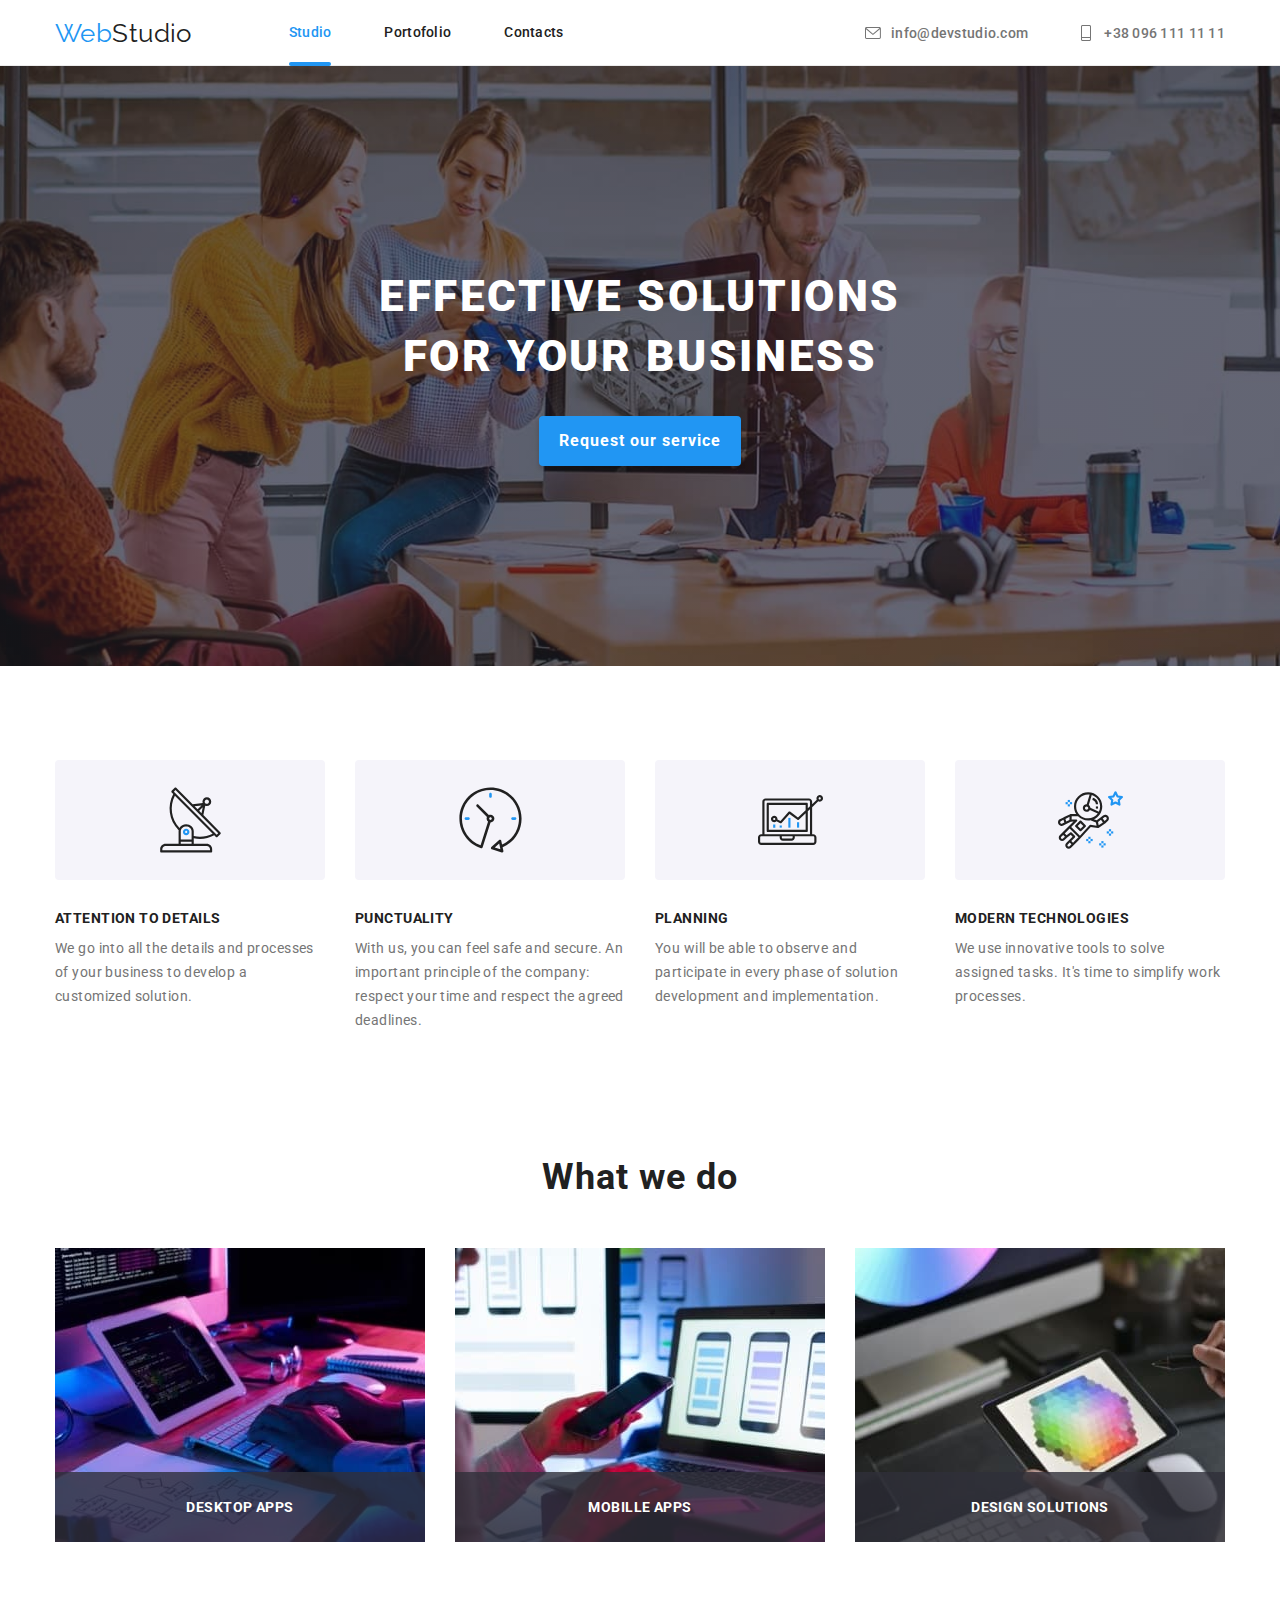
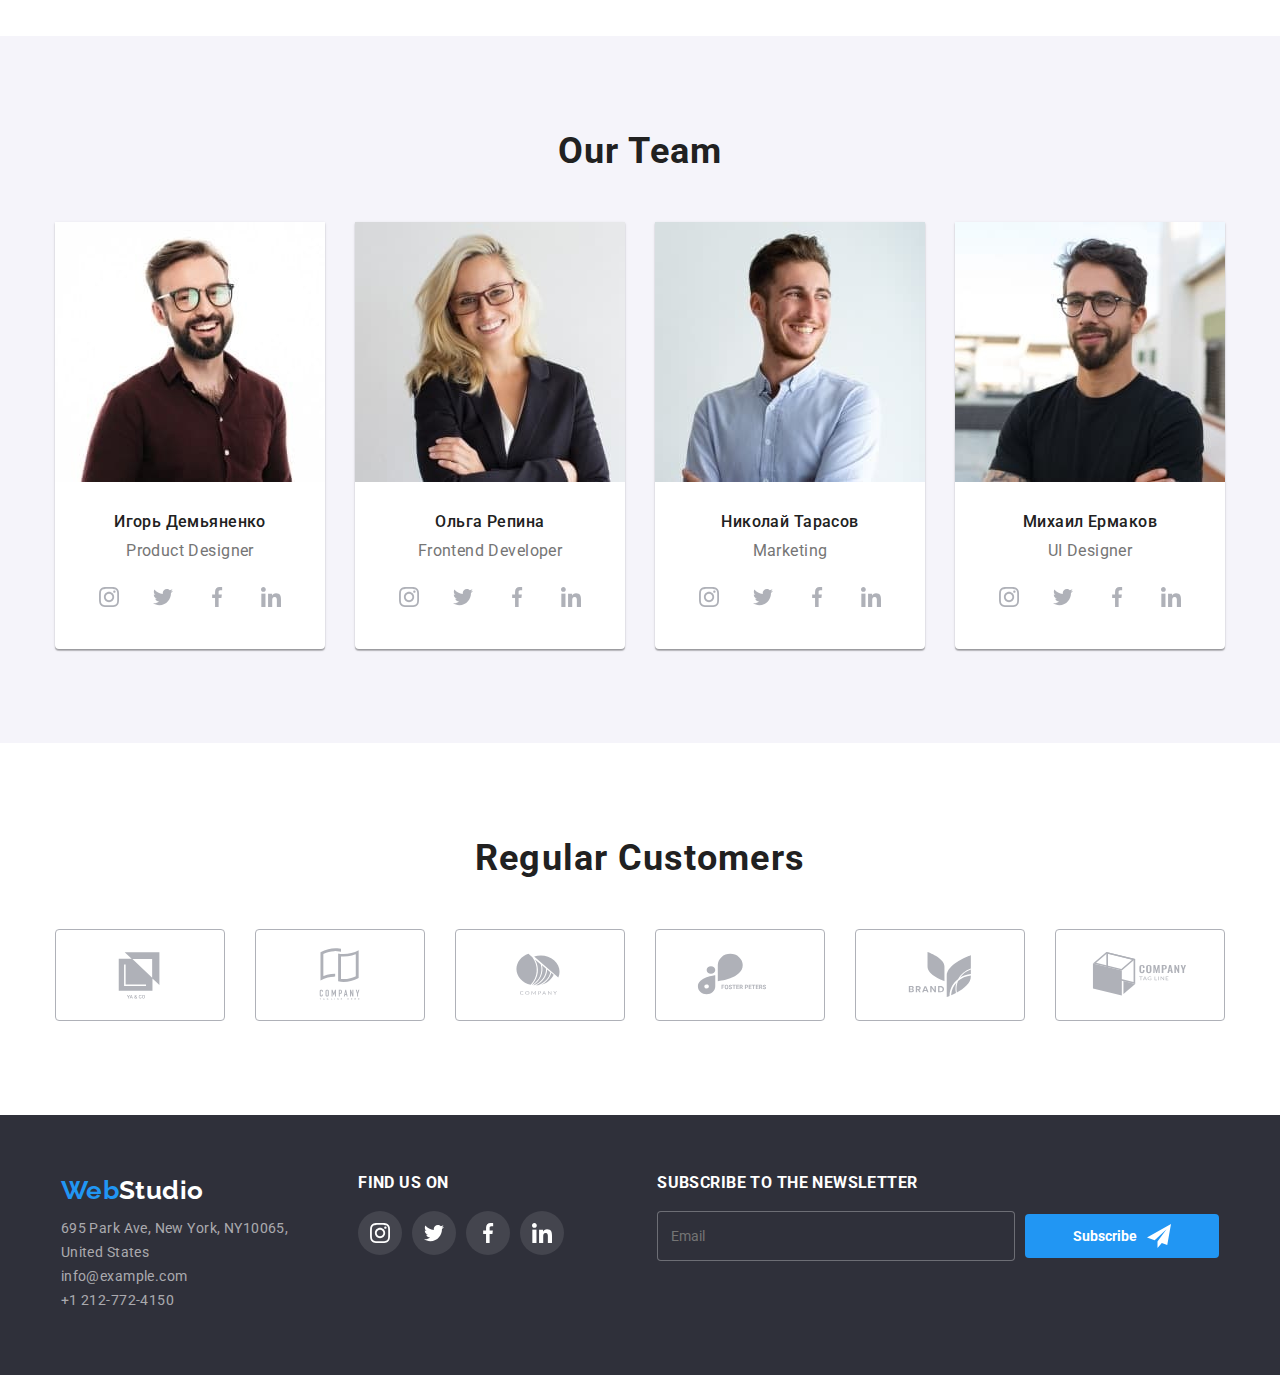
<file: index.html>
<!DOCTYPE html>
<html lang="en">
  <head>
    <meta charset="UTF-8" />
    <meta http-equiv="X-UA-Compatible" content="IE=edge" />
    <meta name="viewport" content="width=device-width, initial-scale=1.0" />
    <title>WebStudio</title>
    <link rel="preconnect" href="https://fonts.googleapis.com" />
    <link rel="preconnect" href="https://fonts.gstatic.com" crossorigin />
    <link
      href="https://fonts.googleapis.com/css2?family=Raleway:wght@700&family=Roboto:wght@400;500;700;900&display=swap"
      rel="stylesheet"
    />
    <link
      rel="stylesheet"
      href="https://cdnjs.cloudflare.com/ajax/libs/modern-normalize/1.0.0/modern-normalize.min.css"
    />
    <!-- <link rel="stylesheet" href="./css/style.css" /> -->
    <link rel="stylesheet" href="./css/main.min.css">
  </head>
  <body>


    <header class="header__section">
      <div class="header__container container">
        <nav class="header__navigation">
          <a class="header__logo" href="index.html">Web<span class="second__color">Studio</span> </a>
          <ul class="header__list ">
            <li class="header__item">
              <a class="header__link header__link-current" href="index.html">Studio</a>
            </li>
            <li class="header__item">
              <a class="header__link" href="portofolio.html">Portofolio</a>
            </li>
            <li class="header__item">
              <a class="header__link" href="index.html">Contacts</a>
            </li>
          </ul>
        </nav>
        <ul class="header__contacts list">
          <li class="header__contacts-item">
            <a class="header__contacts-link link" href="mailto:info@devstudio.com">
              <svg class="header__icon" width="16" height="12">
                <use href="./images/icons.svg#icon-envelope"></use>
              </svg>
              info@devstudio.com</a
            >
          </li>
          <li class="header__contacts-item">
            <a class="header__contacts-link link" href="tel:+380961111111">
              <svg class="header__icon " width="10" height="16">
                <use href="./images/icons.svg#icon-Vector-1"></use>
              </svg>
              +38 096 111 11 11</a
            >
          </li>
        </ul>
<button class="menu-toggle js-open-menu" aria-expanded="false" aria-controls="mobile-menu" >
<svg class= "navigation__tag" width="24px" height="16px"> 
  <use href="./images/icons.svg#icon-menu_24px"></use>
</svg>
</button>
</div>
<div class="menu-container js-menu-container" id="mobile-menu">
  <div class="mobile-menu">
    <button class="menu-toggle js-close-menu">
      <svg class="navigation__close-tag" width="19px" height="19px">
        <use href="./images/icons.svg#icon-close_24px"></use>
      </svg>
    </button>
    
    <ul class="mobile__list">
      <li class="mobile__item">
        <a class="mobile__link mobile__link-current" href="index.html">Studio</a>
      </li>
      <li class="mobile__item">
        <a class="mobile__link" href="portofolio.html">Portofolio</a>
      </li>
      <li class="mobile__item">
        <a class="mobile__link" href="index.html">Contacts</a>
      </li>
    </ul>
    <ul class="mobile__contacts">
      <li class="phone__item">
       <a class="phone__link" href="tel:+38 096 111 11 11"> +38 096 111 11 11 </a> 
      </li>
      <li class="email__item">
        <a class="email__link" href="mailto:info@devstudio.com">info@devstudio.com</a>
      </li>
    </ul>

    <ul class="mobile__social">
      <li class="mobile__social-item">
       <a class="mobile__social-link" href="">Instagram</a> 

      </li>

      <li class="mobile__social-item">
        <a class="mobile__social-link" href="">Twitter</a> 

      </li>

      <li class="mobile__social-item">
        <a class="mobile__social-link" href="">Facebook</a> 
      </li>

      <li class="mobile__social-item">
        <a class="mobile__social-link" href="">Linkedin</a> 
      </li>
    </ul>
  </div>
</div>
    </header>
<main class="main_container">
      <section class="hero__section ">
        <div class="hero__container">
          <h1 class="hero__title">
            EFFECTIVE SOLUTIONS <br /> FOR 
            YOUR BUSINESS </h1>
          <button class="hero__button" type="button" data-modal-open>Request our service</button>
      </section>
      <section class="section">
        <div class="container">
          <ul class="advantages">
            <li class="advantages__item">
              <div class="advantages__details">
                <svg class="advantages__icon" width="65" height="70">
                  <use href="./images/icons.svg#icon-antenna-1"></use>
                </svg>
            </div>
              <h3 class="advantages__title">ATTENTION TO DETAILS</h3>
              <p class="advantages__content">
                We go into all the details and processes of your business to develop a customized
                solution.
              </p>
            </li>
            <li class="advantages__item">
              <div class="advantages__details">
                <svg class="advantages__icon" width="65" height="70">
                  <use href="./images/icons.svg#icon-clock-1"></use>
                </svg>
            </div>
              <h3 class="advantages__title">PUNCTUALITY</h3>
              <p class="advantages__content">
                With us, you can feel safe and secure. An important principle of the company:
                respect your time and respect the agreed deadlines.
              </p>
            </li>
            <li class="advantages__item">
              <div class="advantages__details">
                <svg class="advantages__icon" width="65" height="70">
                  <use href="./images/icons.svg#icon-diagram-1"></use>
                </svg>
            </div>
              <h3 class="advantages__title">PLANNING</h3>
              <p class="advantages__content">
                You will be able to observe and participate in every phase of solution development
                and implementation.
              </p>
            </li>
            <li class="advantages__item">
              <div class="advantages__details">
                <svg class="advantages__icon" width="65" height="70">
                  <use href="./images/icons.svg#icon-astronaut-1"></use>
                </svg>
            </div>
              <h3 class="advantages__title">MODERN TECHNOLOGIES</h3>
              <p class="advantages__content">
                We use innovative tools to solve assigned tasks. It's time to simplify work
                processes.
              </p>
            </li>
          </ul>
        </div>
      </section>
      <section class="section__services section">
        <div class="container">
          <h2 class="title">What we do</h2>
          <ul class="services list">
            <li class="services__item">
                <p class="services__content">DESKTOP APPS </p>
              <img class="services__image" src="images/project1.jpg" alt="Typing" />
            </li>
            <li class="services__item">
                <p class="services__content">MOBILLE APPS</p>
              <img class="services__image" src="images/project2.jpg" alt="Checking phone" />
            </li>
            <li class="services__item">
                <p class="services__content">DESIGN SOLUTIONS</p>
              <img class="services__image" src="images/project3.jpg" alt="Tablet" />
            </li>
          </ul>
        </div>
      </section>
      <section class="team__section section">
        <div class="container">
          <h2 class="title">Our Team</h2>
          <ul class="team list">

            <li class="team__item">
              <img class="team__image" srcset="./images/team1.jpg 1x, ./images/team1-2x.jpg 2x" src="images/team1.jpg" alt="Игорь Демьяненко" width="100%" />
              <h3 class="team__name">Игорь Демьяненко</h3>
              <p class="team__title">Product Designer</p>

              <ul class="team__social list">
                <li class="team__social-list">
                  <a class="team__social-link link" href="">
                  <svg class="team__social-icon" width="20" height="20">
                    <use href="./images/icons.svg#icon-instagram"></use>
                  </svg>
                </a>
                </li>

                <li class="team__social-list">
                  <a class="team__social-link link" href="">
                  <svg class= "team__social-icon" width="20" height="20">
                    <use href="./images/icons.svg#icon-twitter"></use>
                  </svg>
                </a>
                </li>

                <li class= "team__social-list">
                  <a class="team__social-link link" href="">
                  <svg class="team__social-icon" width="20" height="20">
                    <use href="./images/icons.svg#icon-facebook"></use>
                  </svg>
                </a>
                </li>

                <li class="team__social-list">
                  <a class="team__social-link link" href="">
                  <svg class="team__social-icon" width="20" height="20">
                    <use href="./images/icons.svg#icon-linkedin"></use>
                  </svg>
                </a>
                </li>
                </ul>
            </li>

            <li class="team__item">
              <img class="team__image" srcset="images/team2.jpg 1x, images/team2-2x.jpg 2x" src="images/team2.jpg" alt="Ольга Репина" width="100%" />
              <h3 class="team__name">Ольга Репина</h3>
              <p class="team__title">Frontend Developer</p>

              <ul class="team__social list">
                <li class="team__social-list">
                  <a class="team__social-link link" href="">
                  <svg class="team__social-icon" width="20" height="20">
                    <use href="./images/icons.svg#icon-instagram"></use>
                  </svg>
                </a>
                </li>

                <li class="team__social-list">
                  <a class="team__social-link link" href="">
                  <svg class= "team__social-icon" width="20" height="20">
                    <use href="./images/icons.svg#icon-twitter"></use>
                  </svg>
                </a>
                </li>

                <li class= "team__social-list">
                  <a class="team__social-link link" href="">
                  <svg class="team__social-icon" width="20" height="20">
                    <use href="./images/icons.svg#icon-facebook"></use>
                  </svg>
                </a>
                </li>

                <li class="team__social-list">
                  <a class="team__social-link link" href="">
                  <svg class="team__social-icon" width="20" height="20">
                    <use href="./images/icons.svg#icon-linkedin"></use>
                  </svg>
                </a>
                </li>
                </ul>
            </li>

            <li class="team__item">
              <img class="team__image" srcset="images/team3.jpg 1x, images/team3-2x.jpg 2x" src="images/team3.jpg" alt="Николай Тарасов"  width="100%"/>
              <h3 class="team__name">Николай Тарасов</h3>
              <p class="team__title">Marketing</p>

              <ul class="team__social list">
                <li class="team__social-list">
                  <a class="team__social-link link" href="">
                  <svg class="team__social-icon" width="20" height="20">
                    <use href="./images/icons.svg#icon-instagram"></use>
                  </svg>
                </a>
                </li>

                <li class="team__social-list">
                  <a class="team__social-link link" href="">
                  <svg class= "team__social-icon" width="20" height="20">
                    <use href="./images/icons.svg#icon-twitter"></use>
                  </svg>
                </a>
                </li>

                <li class= "team__social-list">
                  <a class="team__social-link link" href="">
                  <svg class="team__social-icon" width="20" height="20">
                    <use href="./images/icons.svg#icon-facebook"></use>
                  </svg>
                </a>
                </li>

                <li class="team__social-list">
                  <a class="team__social-link link" href="">
                  <svg class="team__social-icon" width="20" height="20">
                    <use href="./images/icons.svg#icon-linkedin"></use>
                  </svg>
                </a>
                </li>
                </ul>
            </li>

            <li class="team__item">
              <img class="team__image" srcset="images/team4.jpg 1x, images/team4-2x.jpg 2x" src="images/team4.jpg" alt="Михаил Ермаков"  width="100%"/>
              <h3 class="team__name">Михаил Ермаков</h3>
              <p class="team__title">UI Designer</p>

              <ul class="team__social list">
                <li class="team__social-list">
                  <a class="team__social-link link" href="">
                  <svg class="team__social-icon" width="20" height="20">
                    <use href="./images/icons.svg#icon-instagram"></use>
                  </svg>
                </a>
                </li>

                <li class="team__social-list">
                  <a class="team__social-link" href="">
                  <svg class= "team__social-icon" width="20" height="20">
                    <use href="./images/icons.svg#icon-twitter"></use>
                  </svg>
                </a>
                </li>

                <li class= "team__social-list">
                  <a class="team__social-link link" href="">
                  <svg class="team__social-icon" width="20" height="20">
                    <use href="./images/icons.svg#icon-facebook"></use>
                  </svg>
                </a>
                </li>

                <li class="team__social-list">
                  <a class="team__social-link link" href="">
                  <svg class="team__social-icon" width="20" height="20">
                    <use href="./images/icons.svg#icon-linkedin"></use>
                  </svg>
                </a>
                </li>
                </ul>
            </li>
          </ul>
          </div>
        </section>
          <section class="section">
            <div class="container">
              <h2 class="title">
                Regular Customers
              </h2>
              <ul class="customer list">
                <li class="customer__item">
                  <a class="customer__link" href="">
                  <svg class="customer__icon" width="106" height="60">
                    <use href="./images/icons.svg#icon-Logo"></use>
                  </svg>
                </a>
                </li>
                <li class="customer__item">
                  <a class="customer__link" href="">
                  <svg class="customer__icon" width="106" height="60">
                    <use href="./images/icons.svg#icon-Logo-2"></use>
                  </svg>
                </a>
                </li>
                <li class="customer__item">
                  <a class="customer__link" href="">
                  <svg class="customer__icon" width="106" height="60">
                    <use href="./images/icons.svg#icon-Logo-3"></use>
                  </svg>
                </a>
                </li>
                <li class="customer__item">
                  <a class="customer__link" href="">
                  <svg class="customer__icon" width="106" height="60">
                    <use href="./images/icons.svg#icon-Logo-4"></use>
                  </svg>
                </a>
                </li>
                <li class="customer__item">
                  <a class="customer__link" href="">
                  <svg class="customer__icon" width="106" height="60">
                    <use href="./images/icons.svg#icon-Logo-5"></use>
                  </svg>
                </a>
              </li>
                <li class="customer__item">
                  <a class="customer__link" href="">
                  <svg class="customer__icon" width="106" height="60">
                    <use href="./images/icons.svg#icon-Logo-6"></use>
                  </svg>
                </a>
                </li>
              </ul>
            </div>
          </section>
    </main>
    <footer class="footer__section section">
      <div class="footer__container container">
        <ul class="footer list">
        <a class="footer__link" href="">Web<span class="second__color-white">Studio</span></a>
        <address class="footer__address">
            <li class="footer__item">
              <a
                class="footer__adrress-link"
                href="https://www.google.com/search?q=695+Park+Ave%2C+New+York%2C+NY+10065%2C+United+States&rlz=1C1OKWM_enUA956UA956&oq=695+Park+Ave%2C+New+York%2C+NY+10065%2C+United+States&aqs=chrome..69i57.874j0j7&sourceid=chrome&ie=UTF-8"
                >695 Park Ave, New York, NY10065, <br />
                United States</a
              >
            </li>
            <li class="footer__item">
              <a class="footer__adrress-link" href="mailto:info@example.com"> info@example.com</a>
            </li>
            <li class="footer__item">
              <a class="footer__adrress-link" href="tel:+12127724150"> +1 212-772-4150 </a>
            </li>
          </ul>
        </address>
      <div class="footer__social">
        <h3 class="footer__social-title"> FIND US ON </h3>
        <ul class="footer__social-list list">
        <li class="footer__social-item">
          <a class="footer__social-link link" href="">
          <svg class="footer__social-icon" width="20" height="20">
            <use href="./images/icons.svg#icon-instagram"></use>
          </svg>
        </a>
        </li>
    
        <li class="footer__social-item">
          <a class="footer__social-link link" href="">
          <svg class= "footer__social-icon" width="20" height="20">
            <use href="./images/icons.svg#icon-twitter"></use>
          </svg>
        </a>
        </li>
    
        <li class="footer__social-item">
          <a class="footer__social-link link" href="">
          <svg class="footer__social-icon" width="20" height="20">
            <use href="./images/icons.svg#icon-facebook"></use>
          </svg>
        </a>
        </li>
        <li class="footer__social-item">
          <a class="footer__social-link link" href="">
          <svg class="footer__social-icon" width="20" height="20">
            <use href="./images/icons.svg#icon-linkedin"></use>
          </svg>
        </a>
        </li>
      </ul>
    </div>
    <div class="subscription">
      <h3 class="subscription__title" >
        SUBSCRIBE TO THE NEWSLETTER
      </h3>
      <form class="subscription__form">
        <input class="subscription__input" type="text" name="Subscribe to the newsletter" placeholder="Email">
        <button class="subscription__button" type="submit">Subscribe
          <svg class="subscription__icon" width="24px" height="24px"> 
            <use href="./images/icons.svg#icon-icon-send-2"></use>
          </svg>
        </button>
      </div>
      </form>
    </div>
      </div>
    </footer>
    <div class="backdrop is-hidden" data-modal="">
      <div class="modal">
        <button type="button" class="modal__close-button" data-modal-close>
          <svg class="modal__close-icon" width="18" height="18">
            <use href="./images/mouse.svg#icon-Vector-18"></use>
          </svg>
        </button>
        <h3 class="form__title">Leave your information and we'll call you back</h3>
          <form class="form"> 
            <label class="form__details" for="name"> 
              <span style="position: absolute; top: -18px;"> Name </span> 
              <input class="form__input" type="text" name="Name" placeholder="" required>
              <svg class="form__icon" width="12" height="12">
                <use href="images/symbol-defs.svg#icon-Vector-19"></use>
              </svg>
            </label>
            <label class="form__details" for="name"> <span style="position: absolute; top: -18px;"> Telephone </span> 
              <input class="form__input" type="text" name="Name" placeholder="" required>
              <svg class="form__icon" width="13" height="13">
                <use href="images/symbol-defs.svg#icon-Vector-20"></use>
              </svg>
            </label>
            <label class="form__details" for="email"> <span style="position: absolute; top: -18px;"> Email </span> 
              <input class="form__input" type="text" name="Name" placeholder="" required>
              <svg class="form__icon" width="15" height="12">
                <use href="images/symbol-defs.svg#icon-Vector-21"></use>
              </svg>
            </label>  

                <label class="form__data" for="comments"><span style="position: absolute; top: -18px;"> Comments </span> 
                  <textarea class="form__comments"name="comments"rows="8"placeholder="Enter the text"> </textarea>
                </label>

               <label class="checkbox">
                <div class="checkbox__part">
                  <input class="checkbox__checkmarker" type="checkbox" name="user-policy" required />
                    <svg class="checkbox__icon" width="18" height="18">
                      <use href="./images/icons.svg#icon-Vector-22"></use>
                    </svg>
                  </div>
                    <span class="checkbox__text">I agree with the newsletter and accept the Terms and Conditions</span> 
                </label>
                  <button class="form__button" type="submit">Send</button>  
             </form>
</div>
</div>
    <script src="./js/modal.js"></script>
    <script src="./js/mobile-menu.js"> </script>
  </body>
</html>
</file>
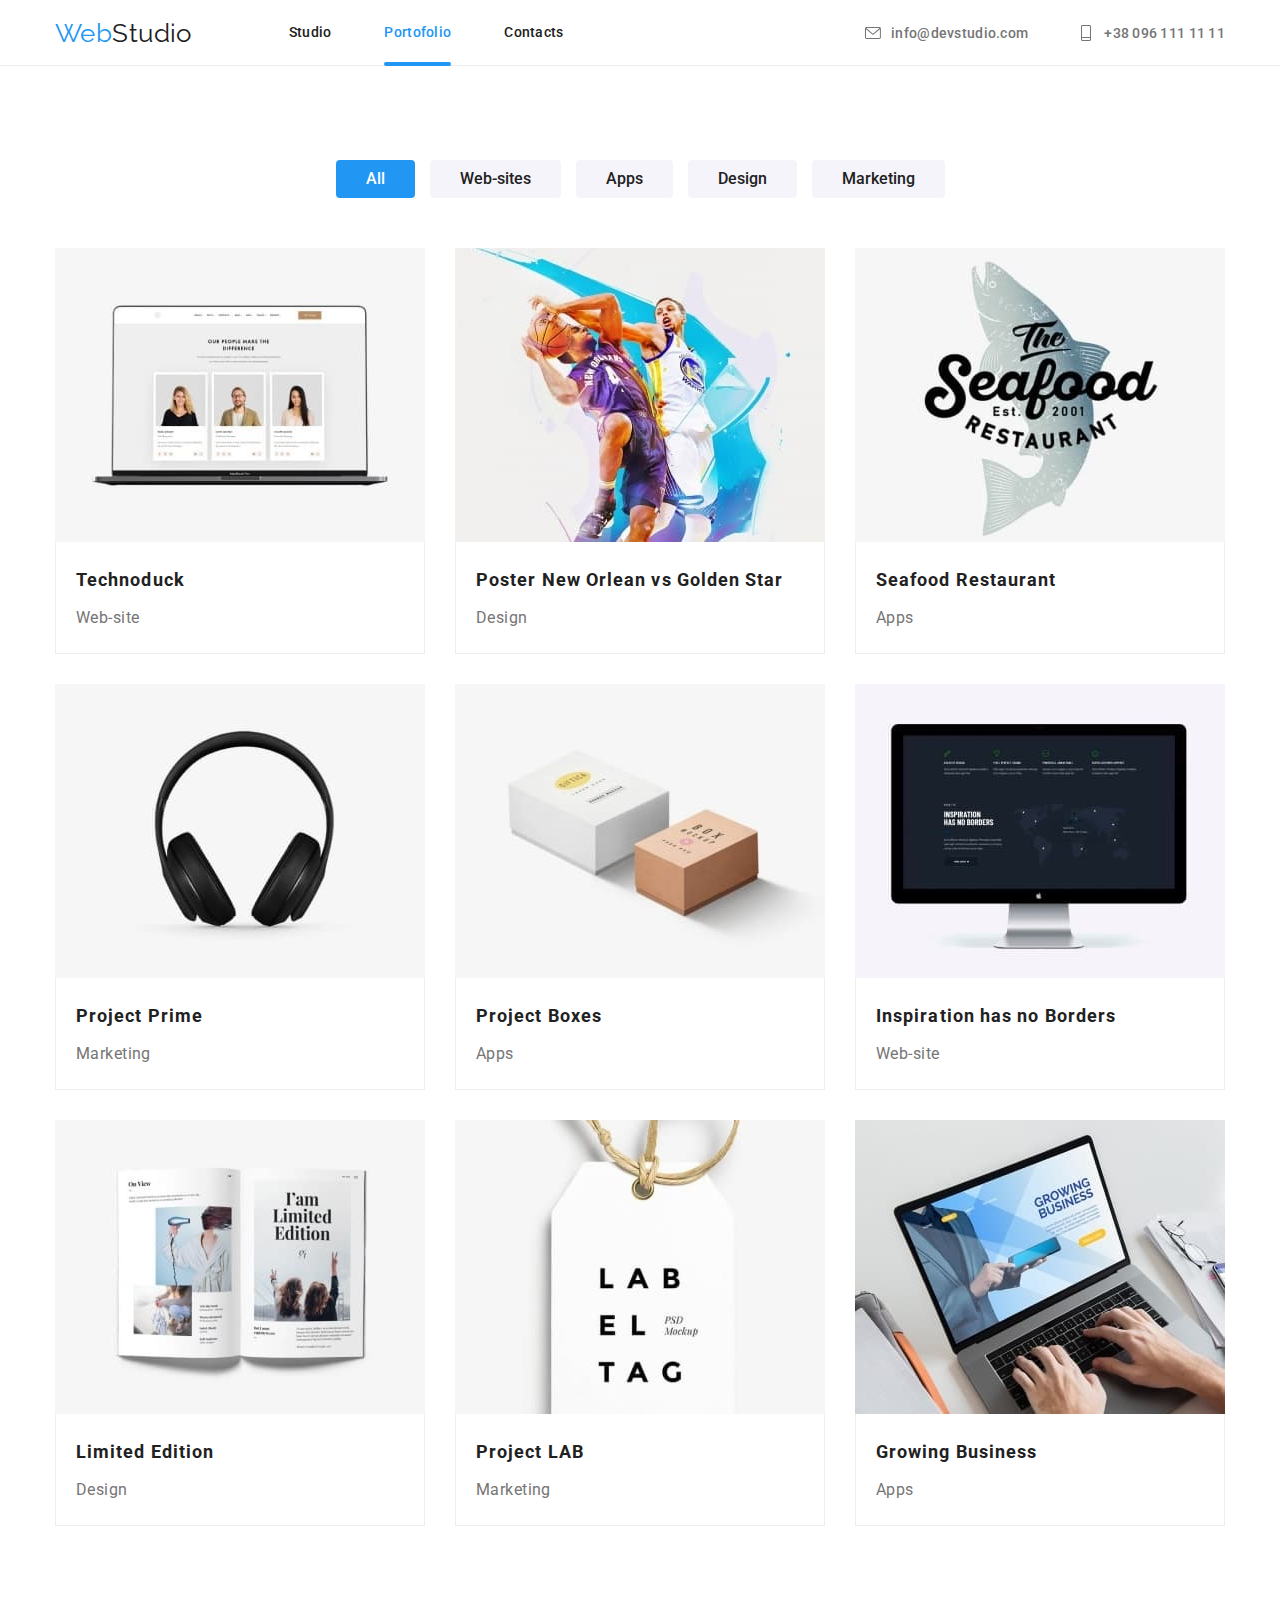
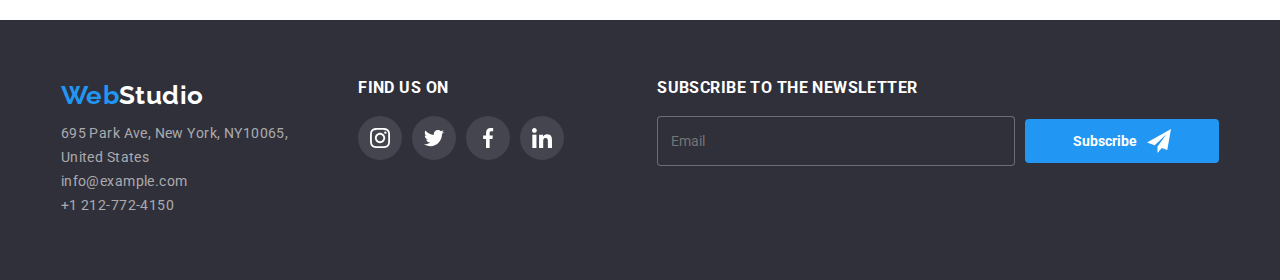
<file: portofolio.html>
<!DOCTYPE html>
<html lang="en">
  <head>
    <meta charset="UTF-8" />
    <meta http-equiv="X-UA-Compatible" content="IE=edge" />
    <meta name="viewport" content="width=device-width, initial-scale=1.0" />
    <title>WebStudio</title>
    <link rel="preconnect" href="https://fonts.googleapis.com" />
    <link rel="preconnect" href="https://fonts.gstatic.com" crossorigin />
    <link
      href="https://fonts.googleapis.com/css2?family=Raleway:wght@700&family=Roboto:wght@400;500;700;900&display=swap"
      rel="stylesheet"
    />
    <link
      rel="stylesheet"
      href="https://cdnjs.cloudflare.com/ajax/libs/modern-normalize/1.0.0/modern-normalize.min.css"
    />
    <!-- <link rel="stylesheet" href="./css/style.css" /> -->
    <link rel="stylesheet" href="./css/main.min.css">
  </head>
  <body>


   
    <header class="header__section">
      <div class="header__container container">
        <nav class="header__navigation">
          <a class="header__logo" href="index.html">Web<span class="second__color">Studio</span> </a>
          <ul class="header__list ">
            <li class="header__item">
              <a class="header__link" href="index.html">Studio</a>
            </li>
            <li class="header__item">
              <a class="header__link header__link-current" href="portofolio.html">Portofolio</a>
            </li>
            <li class="header__item">
              <a class="header__link" href="index.html">Contacts</a>
            </li>
          </ul>
        </nav>
        <ul class="header__contacts list">
          <li class="header__contacts-item">
            <a class="header__contacts-link " href="mailto:info@devstudio.com">
              <svg class="header__icon" width="16" height="12">
                <use href="./images/icons.svg#icon-envelope"></use>
              </svg>
              info@devstudio.com</a
            >
          </li>
          <li class="header__contacts-item">
            <a class="header__contacts-link" href="tel:+380961111111">
              <svg class="header__icon" width="10" height="16">
                <use href="./images/icons.svg#icon-Vector-1"></use>
              </svg>
              +38 096 111 11 11</a
            >
          </li>
        </ul>
        <button class="menu-toggle js-open-menu" aria-expanded="false" aria-controls="mobile-menu" >
        <svg class= "navigation__tag" width="24px" height="16px"> 
          <use href="./images/icons.svg#icon-menu_24px"></use>
        </svg>
        </button>
        </div>
        <div class="menu-container js-menu-container" id="mobile-menu">
          <div class="mobile-menu">
            <button class="menu-toggle js-close-menu">
              <svg class="navigation__close-tag" width="19px" height="19px">
                <use href="./images/icons.svg#icon-close_24px"></use>
              </svg>
            </button>
            
            <ul class="mobile__list">
              <li class="mobile__item">
                <a class="mobile__link " href="index.html">Studio</a>
              </li>
              <li class="mobile__item">
                <a class="mobile__link mobile__link-current" href="portofolio.html">Portofolio</a>
              </li>
              <li class="mobile__item">
                <a class="mobile__link" href="index.html">Contacts</a>
              </li>
            </ul>
            <ul class="mobile__contacts">
              <li class="phone__item">
               <a class="phone__link" href="tel:+38 096 111 11 11"> +38 096 111 11 11 </a> 
              </li>
              <li class="email__item">
                <a class="email__link" href="mailto:info@devstudio.com">info@devstudio.com</a>
              </li>
            </ul>
        
            <ul class="mobile__social">
              <li class="mobile__social-item">
               <a class="mobile__social-link" href="">Instagram</a> 
        
              </li>
        
              <li class="mobile__social-item">
                <a class="mobile__social-link" href="">Twitter</a> 
        
              </li>
        
              <li class="mobile__social-item">
                <a class="mobile__social-link" href="">Facebook</a> 
              </li>
        
              <li class="mobile__social-item">
                <a class="mobile__social-link" href="">Linkedin</a> 
              </li>
            </ul>
          </div>
        </div>
            </header>
    <main>
      <section class="portofolio__section section">
        <div class="container">
          <ul class="portofolio">
            <li class="portofolio__item">
              <button class="portofolio__button portofolio__button-current" type="button">All</button>
            </li>
            <li class="portofolio__item">
              <button class="portofolio__button" type="button">Web-sites</button>
            </li>
            <li class="portofolio__item">
              <button class="portofolio__button " type="button">Apps </button>
            </li>
            <li class="portofolio__item">
              <button class="portofolio__button" type="button">Design</button>
            </li>
            <li class="portofolio__item">
              <button class="portofolio__button" type="button">Marketing</button>
            </li>
          </ul>

          <ul class="picture">
            <li class="picture__item">
              <a class="picture__link" href="/">
              <div class="picture__description">
                <img class="project__image" srcset="images/img (8).jpg 1x, images/img22-2X.jpg 2x" src="images/img (8).jpg" alt="Our people" width="450" height="294" width="100%"/>
                <p class="picture__details">
                  Technoduck is a state-of-the-art coronavirus distribution platform. Companies use this platform for digital espionage and attacks on competitors' secure servers.
                </p>
              </div>
              <div class="picture__content">
                <h3 class="picture__title">Technoduck</h3>
                <p class="picture__text">Web-site</p>
              </div>
            </a>
            </li>

           
              <li class="picture__item">
                <a class="picture__link" href="/">
                <div class="picture__description">
                  <img class="project__image"  srcset="images/img (9).jpg 1x, images/img23-2X.jpg 2x" src="images/img (9).jpg" alt="Basketball players" width="370" height="294" width="100%" />
                  <p class="picture__details">
                    Technoduck is a state-of-the-art coronavirus distribution platform. Companies use this platform for digital espionage and attacks on competitors' secure servers.
                  </p>
                </div>
              <div class="picture__content">
                <h3 class="picture__title">Poster New Orlean vs Golden Star</h3>
                <p class="picture__text">Design</p>
              </div>
            </a>
            </li>

       
              <li class="picture__item">
                <a class="picture__link" href="/">
                <div class="picture__description">
                  <img class="project__image"  srcset="images/img (10).jpg 1x, images/img24-2X.jpg 2x" src="images/img (10).jpg" alt="Restaurant" width="370" height="294" width="100%"/>
                  <p class="picture__details">
                    Technoduck is a state-of-the-art coronavirus distribution platform. Companies use this platform for digital espionage and attacks on competitors' secure servers.
                  </p>
                </div>            
              <div class="picture__content">
                <h3 class="picture__title">Seafood Restaurant</h3>
                <p class="picture__text">Apps</p>
              </div>
            </a>
            </li>

          
              <li class="picture__item">
                <a class="picture__link" href="/">
                <div class="picture__description">
                  <img class="project__image"  srcset="images/img (11).jpg 1x, images/img25-2X.jpg 2x" src="images/img (11).jpg" alt="Headphones" width="370" height="294" width="100%"/>
                  <p class="picture__details">
                    Technoduck is a state-of-the-art coronavirus distribution platform. Companies use this platform for digital espionage and attacks on competitors' secure servers.
                  </p>
                </div>            
              <div class="picture__content">
                <h3 class="picture__title">Project Prime</h3>
                <p class="picture__text">Marketing</p>
              </div>
            </a>
            </li>

            
              <li class="picture__item">
                <a class="picture__link" href="/">
                <div class="picture__description">
                  <img class="project__image"  srcset="images/img (12).jpg 1x, images/img26-2X.jpg 2x" src="images/img (12).jpg" alt="Boxes" width="370" height="294" width="100%" />
                  <p class="picture__details">
                    Technoduck is a state-of-the-art coronavirus distribution platform. Companies use this platform for digital espionage and attacks on competitors' secure servers.
                  </p>
                </div>             
              <div class="picture__content">
                <h3 class="picture__title">Project Boxes</h3>
                <p class="picture__text">Apps</p>
              </div>
            </a>
            </li>

          
              <li class="picture__item">
                <a class="picture__link" href="/">
                <div class="picture__description">
                  <img class="project__image"  srcset="images/img (13).jpg 1x, images/img27-2X.jpg 2x" src="images/img (13).jpg" alt="Computer" width="370" height="294" width="100%" />
                  <p class="picture__details">
                    Technoduck is a state-of-the-art coronavirus distribution platform. Companies use this platform for digital espionage and attacks on competitors' secure servers.
                  </p>
                </div>             
              <div class="picture__content">
                <h3 class="picture__title">Inspiration has no Borders</h3>
                <p class="picture__text">Web-site</p>
              </div>
            </a>
            </li>

          
              <li class="picture__item">
                <a class="picture__link" href="/">
                <div class="picture__description">
                  <img class="project__image"  srcset="images/img (14).jpg 1x, images/img28-2X.jpg 2x" src="images/img (14).jpg" alt="Magazine" width="370" height="294" width="100%" />
                  <p class="picture__details">
                    Technoduck is a state-of-the-art coronavirus distribution platform. Companies use this platform for digital espionage and attacks on competitors' secure servers.
                  </p>
                </div>           
              <div class="picture__content">
                <h3 class="picture__title">Limited Edition</h3>
                <p class="picture__text">Design</p>
              </div>
            </a>
            </li>

            <li class="picture__item">
              <a class="picture__link" href="/">
              <div class="picture__description">
                <img class="project__image"  srcset="images/img (15).jpg 1x, images/img29-2X.jpg 2x" src="images/img (15).jpg" alt="Lab" width="370" height="294" width="100%"/>
                <p class="picture__details">
                  Technoduck is a state-of-the-art coronavirus distribution platform. Companies use this platform for digital espionage and attacks on competitors' secure servers.
                </p>
              </div>           
              <div class="picture__content">
                <h3 class="picture__title">Project LAB</h3>
                <p class="picture__text">Marketing</p>
              </div>
            </a>
            </li>

            <li class="picture__item">
              <a class="picture__link" href="/">
              <div class="picture__description">
                <img class="project__image"  srcset="images/img (16).jpg 1x, images/img30-2X.jpg 2x" src="images/img (16).jpg" alt="PC" width="370" height="294" width="100%" />
                <p class="picture__details">
                  Technoduck is a state-of-the-art coronavirus distribution platform. Companies use this platform for digital espionage and attacks on competitors' secure servers.
                </p>
              </div>             
              <div class="picture__content">
                <h3 class="picture__title">Growing Business</h3>
                <p class="picture__text">Apps</p>
              </div>
            </a>
            </li>
          </ul>
        </div>
      </section>
    </main>


    <footer class="footer__section section">
      <div class="footer__container container">
        <ul class="footer list">
        <a class="footer__link" href="">Web<span class="second__color-white">Studio</span></a>
        <address class="footer__address">
          
            <li class="footer__item">
              <a
                class="footer__adrress-link"
                href="https://www.google.com/search?q=695+Park+Ave%2C+New+York%2C+NY+10065%2C+United+States&rlz=1C1OKWM_enUA956UA956&oq=695+Park+Ave%2C+New+York%2C+NY+10065%2C+United+States&aqs=chrome..69i57.874j0j7&sourceid=chrome&ie=UTF-8"
                >695 Park Ave, New York, NY10065, <br />
                United States</a
              >
            </li>

            <li class="footer__item">
              <a class="footer__adrress-link" href="mailto:info@example.com"> info@example.com</a>
            </li>
            <li class="footer__item">
              <a class="footer__adrress-link" href="tel:+12127724150"> +1 212-772-4150 </a>
            </li>
          </ul>
        </address>

      <div class="footer__social">
        <h3 class="footer__social-title"> FIND US ON </h3>
        <ul class="footer__social-list list">
        <li class="footer__social-item">
          <a class="footer__social-link link" href="">
          <svg class="footer__social-icon" width="20" height="20">
            <use href="./images/icons.svg#icon-instagram"></use>
          </svg>
        </a>
        </li>
    
        <li class="footer__social-item">
          <a class="footer__social-link link" href="">
          <svg class= "footer__social-icon" width="20" height="20">
            <use href="./images/icons.svg#icon-twitter"></use>
          </svg>
        </a>
        </li>
    
        <li class="footer__social-item">
          <a class="footer__social-link link" href="">
          <svg class="footer__social-icon" width="20" height="20">
            <use href="./images/icons.svg#icon-facebook"></use>
          </svg>
        </a>
        </li>
        <li class="footer__social-item">
          <a class="footer__social-link link" href="">
          <svg class="footer__social-icon" width="20" height="20">
            <use href="./images/icons.svg#icon-linkedin"></use>
          </svg>
        </a>
        </li>
      </ul>
    </div>

    <div class="subscription">
      <h3 class="subscription__title" >
        SUBSCRIBE TO THE NEWSLETTER
      </h3>
      <form class="subscription__form">
        <input class="subscription__input" type="text" name="Subscribe to the newsletter" placeholder="Email">
        <button class="subscription__button" type="submit">Subscribe
          <svg class="subscription__icon" width="24px" height="24px"> 
            <use href="./images/icons.svg#icon-icon-send-2"></use>
          </svg>
        </button>
      </div>
      </form>
    </div>
      </div>
    </footer>
    <script src="./js/mobile-menu.js"> </script>
    <script src="./js/modal.js"></script>
  </body>
</html>
</file>
<file: css/main.min.css>
body{font-family:"Roboto";font-style:normal;font-weight:400;font-size:14px;line-height:16px;letter-spacing:.03em}h1,h2,h3,h4,h5,h6,p{margin:0}html{box-sizing:border-box}*,*::after,*::before{box-sizing:inherit}img{display:block;min-width:100%;height:auto}address{font-style:normal}.section{padding:60px 0}ul{list-style:none;padding:0;margin:0}.link{text-decoration:none;color:inherit}.list{list-style:none;padding:0;margin:0}.title{color:#212121;font-weight:700;font-size:28px;line-height:32.81px;letter-spacing:.03em;text-align:center;margin-bottom:50px}.container{max-width:480px;padding-left:15px;padding-right:15px;margin-left:auto;margin-right:auto}@media screen and (min-width: 768px){.container{max-width:768px}}@media screen and (min-width: 1200px){.container{max-width:1200px}}@media screen and (min-width: 1200px){.section{padding:94px 0}}@media screen and (min-width: 1200px){.title{font-size:36px;line-height:42px;letter-spacing:.03em}}.header__section{background-color:#fff;border-bottom:1px solid #ececec}.header__container{display:flex;align-items:center;justify-content:space-between}.header__navigation{display:flex;align-items:center;margin:16px 0}.header__logo{color:#2196f3;font-family:"Raleway";text-decoration:none;font-size:26px}.second__color{color:#212121}.header__list{display:none}.header__item:not(:last-child){margin-right:53px}.header__contacts{display:none}.header__contacts-link{color:#757575}.header__contacts-link:hover{color:#2196f3}.header__contacts-link:focus{color:#2196f3}.header__icon{margin-right:10px;fill:currentColor}.header__contacts-item:not(:last-child){margin-right:50px}.header__link{color:#212121;font-weight:500;letter-spacing:.02em;text-decoration:none;padding:24px 0 25px 0;display:block;position:relative;transition:color 250ms cubic-bezier(0.4, 0, 0.2, 1)}.header__link:hover{color:#2196f3}.header__link:focus{color:#2196f3}.header__link-current::after{content:"";display:flex;width:100%;height:4px;background:#2196f3;border-radius:2px;position:absolute;margin-top:22px;transition:color 250ms cubic-bezier(0.4, 0, 0.2, 1)}.header__link-current{color:#2196f3}.header__contacts-link{color:#757575;font-weight:500;letter-spacing:.02em;display:flex;align-items:center;text-decoration:none;transition:color 250ms cubic-bezier(0.4, 0, 0.2, 1)}.header__contacts-link:hover{color:#2196f3}.header__contacts-link:focus{color:#2196f3}.navigation__tag:hover{fill:#2196f3}.menu-toggle{min-height:40px;min-width:40px;display:flex;align-items:center;justify-content:center;margin:0;padding:0;background-color:rgba(0,0,0,0);cursor:pointer;border:none;border-radius:50%;outline:none;transition:color 250ms cubic-bezier(0.4, 0, 0.2, 1)}@media(min-width: 768px){.menu-toggle{display:none}}.menu-toggle:hover,.menu-toggle:focus{background-color:#fff}.menu-container{position:fixed;top:0;left:0;width:100vw;height:100vh;padding:32px;background-color:#fff;z-index:999;transform:translateX(100%);transition:transform 250ms ease-in-out}.menu-container.is-open{transform:translateX(0)}.menu-container .menu-toggle{position:absolute;top:16px;right:16px;color:#fff}.mobile-menu{padding:0;margin:0;list-style:none}.mobile-menu .link{display:block;padding:10px;color:#fff;text-decoration:none}@media screen and (min-width: 768px){.header__list{display:flex;margin-left:97px}}@media screen and (min-width: 768px){.header__contacts{display:flex}}@media screen and (min-width: 768px){.header__navigation{margin:0}}@media screen and (min-width: 768px){.menu__open-button{display:none}}@media screen and (min-width: 768px){.navigation__tag:hover{display:none}}@media screen and (min-width: 768px){.mobile__menu{display:none}}.mobile__list{padding-top:8px}.mobile__item{margin-bottom:35px;text-decoration:none;font-weight:500;font-size:40px;line-height:47px}.mobile__link{color:#212121;text-decoration:none}.mobile__link:hover,.mobile__link:focus{color:#2196f3;transition:background-color 250ms cubic-bezier(0.4, 0, 0.2, 1)}.mobile__link-current{color:#2196f3}.navigation__close-tag{fill:#000}.navigation__close-tag:hover{fill:#2196f3}.mobile__contacts{margin-top:302px;margin-bottom:64px}.phone__link{font-weight:500;font-size:34px;line-height:40px;letter-spacing:2%;color:#2196f3;margin-bottom:32px;text-decoration:none}.phone__item{margin-bottom:32px}.email__link{font-weight:500;font-size:24px;line-height:28.13px;letter-spacing:2%;color:#757575;margin-bottom:32px;text-decoration:none}.mobile__social{display:flex;padding-bottom:48px;flex-wrap:wrap}.mobile__social-link{color:#2196f3;font-weight:500;font-size:18px;line-height:22px;letter-spacing:2%;text-decoration:none}.mobile__social-item:not(:last-child){border-right:1px solid rgba(33,33,33,.2);margin-right:10px;padding-right:10px;margin-bottom:10px}@media screen and (min-width: 768px){.header__contacts{display:block;margin-left:93px}}@media screen and (min-width: 768px){.header__contacts-item:not(:last-child){margin-bottom:10px}}@media screen and (min-width: 768px){.header__contacts-link{font-size:12px;line-height:14px}}@media screen and (min-width: 768px){.header__icon{width:14px}}@media screen and (min-width: 1200px){.header__contacts{display:flex}}@media screen and (min-width: 1200px){.header__contacts-item:not(:last-child){margin-bottom:0}}@media screen and (min-width: 1200px){.header__contacts-link{font-size:14px;line-height:16px}}@media screen and (min-width: 1200px){.header__icon{width:16px}}.hero__section{background-color:#2f303a;background-size:cover;padding:120px 0;display:flex;justify-content:center;background-image:linear-gradient(rgba(47, 48, 58, 0.4), rgba(47, 48, 58, 0.4)),url(../images/background.jpg);background-repeat:no-repeat;background-position:center}.hero__container{text-align:center}.hero__title{color:#fff;font-weight:900;font-size:26px;line-height:42px;text-align:center;letter-spacing:.06em;text-transform:uppercase;margin-bottom:30px}.hero__button{color:#fff;background:#2196f3;box-shadow:0px 4px 4px rgba(0,0,0,.15);border-radius:4px;border:none;font-family:"Roboto";font-size:16px;line-height:30px;letter-spacing:.06em;font-weight:700;cursor:pointer;padding:10px 20px;transition:background-color 250ms cubic-bezier(0.4, 0, 0.2, 1)}.hero__button:hover{background-color:#188ce8}.hero__button:focus{background-color:#188ce8}@media screen and (min-device-pixel-ratio: 2),screen and (min-resolution: 192dpi),screen and (min-resolution: 2dppx){.hero__section{background-image:url(../images/background-2x.jpg)}}@media screen and (min-width: 768px){.hero__section{background-image:linear-gradient(rgba(47, 48, 58, 0.4), rgba(47, 48, 58, 0.4)),url(../images/background.jpg)}}@media screen and (min-width: 768px)and (min-device-pixel-ratio: 2),screen and (min-width: 768px)and (min-resolution: 192dpi),screen and (min-width: 768px)and (min-resolution: 2dppx){.hero__section{background-image:url(../images/background-2x.jpg)}}@media screen and (min-width: 1200px){.hero__section{padding:200px 0;background-image:linear-gradient(rgba(47, 48, 58, 0.4), rgba(47, 48, 58, 0.4)),url(../images/background.jpg)}}@media screen and (min-width: 1200px)and (min-device-pixel-ratio: 2),screen and (min-width: 1200px)and (min-resolution: 192dpi),screen and (min-width: 1200px)and (min-resolution: 2dppx){.hero__section{background-image:url(../images/background-2x.jpg)}}@media screen and (min-width: 1200px){.hero__title{font-size:44px;line-height:60px;letter-spacing:.06em}}.advantages{display:flex;padding:0;flex-wrap:wrap;justify-content:center}.advantages__title{color:#212121;text-transform:uppercase;font-weight:700;margin-bottom:10px;font-size:14px;line-height:16.41px;text-align:center}.advantages__details{width:100%;height:120px;background-color:#f5f4fa;border-radius:4px;display:flex;justify-content:center;align-items:center;margin-bottom:30px}.advantages__content{color:#757575;line-height:24px;font-weight:400;width:270px;text-align:left;width:100%;margin-bottom:30px}.advantages__content:not(:last-child){margin-bottom:30px}@media screen and (min-width: 768px){.advantages__details{width:354px}}@media screen and (min-width: 768px){.advantages__item:not(:last-child){margin-right:0}}@media screen and (min-width: 1200px){.advantages__details{width:270px}}@media screen and (min-width: 768px){.advantages__title{text-align:left}}@media screen and (min-width: 768px){.advantages__content{width:354px;margin:0}}@media screen and (min-width: 768px){.advantages__content{width:270px}}@media screen and (min-width: 768px){.advantages__item:nth-child(1){margin-right:30px}}@media screen and (min-width: 768px){.advantages__item:nth-child(3){margin-right:30px}}@media screen and (min-width: 768px){.advantages__item:nth-child(1){margin-bottom:30px}}@media screen and (min-width: 768px){.advantages__item:nth-child(2){margin-bottom:30px}}@media screen and (min-width: 1200px){.advantages__item:nth-child(2){margin-right:30px}}@media screen and (min-width: 1200px){.advantages__item{margin-bottom:30px}}@media screen and (min-width: 1200px){.advantages{display:flex;justify-content:center}}.section__services{padding-top:0}.services{display:flex;justify-content:center}.services__item{position:relative}.services__image{width:370px;height:294px}.services__content{color:#fff;font-weight:700;font-size:14px;line-height:16px;background-color:rgba(47,48,58,.8);position:absolute;bottom:0;width:370px;height:70px;text-align:center;padding:27px}.services__item:not(:last-child){margin-right:30px}.section__services{display:none}@media screen and (min-width: 1200px){.section__services{display:flex}}.team__section{background-color:#f5f4fa}.team{padding:0;display:block}.team__item{background-color:#fff;border-radius:0px 0px 4px 4px;box-shadow:0px 2px 1px 0px rgba(0,0,0,.2),0px 1px 1px 0px rgba(0,0,0,.1411764706),0px 1px 3px 0px rgba(0,0,0,.1215686275);padding-bottom:30px;margin-bottom:30px;width:100%}.team__image{height:auto;min-width:100%;display:block;width:100%;background-color:#fff;object-fit:cover}.team__name{color:#212121;font-weight:500;font-size:16px;line-height:19px;text-align:center;margin:30px 0 10px 0}.team__title{color:#757575;font-size:16px;line-height:19px;text-align:center;margin:0 0 15px 0}.team__item:nth-child(4){margin-bottom:0px}@media screen and (min-width: 1200px){.team{display:flex;justify-content:center}}@media screen and (min-width: 768px){.team{display:flex;flex-wrap:wrap}}@media screen and (min-width: 768px){.team__item{width:354px}}@media screen and (min-width: 1200px){.team__item{width:270px}}@media screen and (min-width: 1200px){.team__item:nth-child(4){margin-right:0px}}@media screen and (min-width: 768px){.team__image{width:354px}}@media screen and (min-width: 1200px){.team__image{width:270px;height:260px;margin-bottom:30px}}.customer{display:flex;justify-content:center}.customer__link{transition:color 250ms cubic-bezier(0.4, 0, 0.2, 1);width:100%;border-radius:4px;border:1px solid #afb1b8;color:#afb1b8;display:flex;justify-content:center;align-items:center;padding:15px 0}.customer__link:hover{color:#2196f3;border-color:#2196f3;cursor:pointer}.customer__link:focus{color:#2196f3;border-color:#2196f3;cursor:pointer}.customer__icon{fill:currentColor}.customer{flex-wrap:wrap}.customer__item{margin:0 30px 30px 0;width:calc(50% - 30px)}@media screen and (min-width: 768px){.customer__item{width:220px}}@media screen and (min-width: 1200px){.customer__item{width:170px}}.customer__item:nth-child(2){margin-right:0}.customer__item:nth-child(5){margin-bottom:0}.customer__item:nth-child(6){margin-right:0;margin-bottom:0}@media screen and (min-width: 768px){.customer__item:nth-child(2){margin-right:30px}}@media screen and (min-width: 1200px){.customer__item{margin-right:30px;margin-bottom:0}}@media screen and (min-width: 768px){.customer__item:nth-child(3){margin-right:0}}@media screen and (min-width: 1200px){.customer__item:nth-child(3){margin-right:30px}}.customer__item:nth-child(4){margin-right:0}@media screen and (min-width: 768px){.customer__item:nth-child(4){margin-right:30px;margin-bottom:0}}@media screen and (min-width: 768px){.customer__item:nth-child(5){margin-bottom:0}}.customer__item:nth-child(6){margin-right:0}@media screen and (min-width: 768px){.customer__item:nth-child(6){margin-bottom:0}}@media screen and (min-width: 1200px){.customer__link{width:170px}}.footer__section{background-color:#2f303a;padding:60px 0}.footer__container{display:block;text-align:center}.footer__link{color:#2196f3;font-family:"Raleway";font-size:26px;line-height:31px;text-decoration:none;font-weight:700;margin-bottom:10px;display:block}.second__color-white{color:#fff}.footer__address{font-style:normal}.footer__adrress-link{color:rgba(255,255,255,.6);line-height:24px;text-decoration:none;transition:color 250ms cubic-bezier(0.4, 0, 0.2, 1)}.footer__adrress-link:hover{color:#fff}.footer__adrress-link:focus{color:#fff}.footer__social{padding:0;display:inline-block;margin-bottom:60px}.footer__social-title{margin-bottom:20px;color:#fff}.footer__social-list{display:flex;justify-content:center}.footer__social-link{color:#fff;width:44px;display:flex;padding:12px;background-color:rgba(255,255,255,.1);border-radius:100%;transition:background-color 250ms cubic-bezier(0.4, 0, 0.2, 1)}.footer__social-link:hover{color:#fff;background-color:#2196f3}.footer__social-link:focus{color:#fff;background-color:#2196f3}.footer__social-link:not(:last-child){margin-right:10px}.footer__social-icon{fill:currentColor}.footer__social-item:not(:last-child){margin-right:10px}.subscription{padding:0}.subscription__title{color:#fff;margin-bottom:20px}.subscription__form{display:flex;flex-wrap:wrap;justify-content:center}.subscription__input{height:50px;background-color:#2f303a;border:1PX solid rgba(255,255,255,.3);color:rgba(255,255,255,.6);margin-right:10px;border-radius:4px;padding-left:13px;transition:border-color 250ms cubic-bezier(0.4, 0, 0.2, 1);margin-bottom:20px;width:450px}.subscription__input:hover,.subscription__input:focus{background-color:#2f303a;outline:none;border-color:#fff}.subscription__icon{fill:#fff;margin-left:10px}.subscription__button{background-color:#2196f3;color:#fff;border-radius:4px;border-style:none;cursor:pointer;justify-content:center;display:flex;align-items:center;transition:background-color 250ms cubic-bezier(0.4, 0, 0.2, 1);font-family:"Roboto";font-weight:700;padding:10px 60px}.subscription__button:hover{background-color:#188ce8;color:#fff}.subscription__button:focus{background-color:#188ce8;color:#fff}.footer{margin-bottom:50px}@media screen and (min-width: 1200px){.footer__container{display:flex}}@media screen and (min-width: 768px){.footer__container{display:flex;text-align:center;flex-wrap:wrap;justify-content:center}}@media screen and (min-width: 768px){.footer{margin-right:165px}}@media screen and (min-width: 1200px){.footer{margin-right:0;text-align:left;margin-bottom:0}}@media screen and (min-width: 1200px){.footer__social{padding-left:70px;text-align:left}}@media screen and (min-width: 1200px){.subscription{padding-left:93px;text-align:left}}@media only screen and (min-width: 768px){.subscription__form{flex-direction:column;align-items:center}}@media screen and (min-width: 1200px){.subscription__form{flex-direction:inherit}}@media screen and (min-width: 1200px){.subscription__input{margin-bottom:0;width:358px}}@media screen and (min-width: 768px){.subscription__button{padding:10px 48px}}@media screen and (min-width: 1200px){.subscription__button{padding:10px 48px}}.backdrop{position:fixed;top:0;left:0;width:100%;height:100%;background:rgba(0,0,0,.2);transition:250ms cubic-bezier(0.4, 0, 0.2, 1);padding-top:40px;z-index:1}@media screen and (max-height: 600px){.backdrop{overflow:scroll}}.modal{padding:40px;background:#fff;transform:translate(-50%, -50%) scale(1) rotate(360deg);left:50%;top:50%;position:absolute;border-radius:4px;max-width:450px;width:100%}@media screen and (max-height: 600px){.modal{top:0;transform:translateX(-50%) scale(1) rotate(360deg);overflow:scroll}}.modal__close-button{position:absolute;top:8px;right:8px;width:30px;height:30px;background:#fff;border:1px solid rgba(0,0,0,.1);border-radius:50%;transition:background-color 250ms cubic-bezier(0.4, 0, 0.2, 1),border-color 250ms cubic-bezier(0.4, 0, 0.2, 1);cursor:pointer}.modal__close-button:hover{border-color:#2196f3;color:#2196f3}.modal__close-button:focus{border-color:#2196f3;color:#2196f3}.modal__close-icon{width:11px;height:11px;fill:currentColor}.is-hidden{opacity:0;pointer-events:none;visibility:hidden}.form{display:flex;flex-direction:column;align-items:center}.form__title{font-weight:700;font-size:20px;line-height:23.44px;letter-spacing:3%;text-align:center}.form__details{position:relative;color:#757575;font-weight:400;font-size:12px;line-height:14.06px;display:flex;flex-direction:column;margin-top:30px;width:100%}.form__input{width:100%;height:40px;padding-left:42px;border:1px solid rgba(33,33,33,.2);border-radius:4px;transition:border-color 250ms cubic-bezier(0.4, 0, 0.2, 1)}.form__input:hover{border:1px solid #2196f3;outline:none}.form__input:focus{border:1px solid #2196f3;outline:none}.form__input:hover~svg,.form__input:focus~svg{fill:#2196f3}.form__icon{position:absolute;top:50%;left:15px;transform:translateY(-50%);fill:currentColor}.form__comments{margin-top:4px;resize:none;padding-left:16px;padding-top:12px;border:1px solid rgba(33,33,33,.2);border-radius:4px;transition:border-color 250ms cubic-bezier(0.4, 0, 0.2, 1)}.form__comments:hover{border:1px solid #2196f3;outline:none}.form__comments:focus{border:1px solid #2196f3;outline:none}.form__data{position:relative;color:#757575;font-weight:400;font-size:12px;line-height:14.06px;display:flex;flex-direction:column;margin-top:30px;width:100%}.form__button{margin-top:15px;background-color:#2196f3;color:#fff;border-radius:4px;border:none;cursor:pointer;transition:background-color 250ms cubic-bezier(0.4, 0, 0.2, 1);font-family:"Roboto";font-weight:700;padding:16px 80px;font-size:16px}.form__button:hover{background-color:#188ce8;color:#fff}.form__button:focus{background-color:#188ce8;color:#fff}.checkbox{margin-top:20px;align-items:flex-start;display:flex}.checkbox__checkmarker{display:none}.checkbox__part{margin-right:5px;border-radius:2px;display:flex;transition:color 250ms cubic-bezier(0.4, 0, 0.2, 1),border-color 250ms cubic-bezier(0.4, 0, 0.2, 1);align-items:center;width:16px;height:15px}.checkbox__checkmarker:checked+.checkbox__icon{background:#2196f3;border-radius:2px;border:1px solid #2196f3;width:16px;height:15px}.checkbox__icon{fill:#fff;border:2px solid #000;width:16px;height:15px;border-radius:2px}.checkbox__text{font-weight:400;color:#757575;font-size:12px;line-height:14px}.backdrop .modal{transform:scale(0.5),translate(-50%, -50%)}@media screen and (min-width: 1200px){.form__input{width:448px}}@media screen and (min-width: 1200px){.modal{max-width:528px;width:100%}}@media screen and (min-width: 1200px){.checkbox__text{font-size:14px;line-height:24px}}@media screen and (min-width: 1200px){.checkbox{align-items:center}}.portofolio__section{padding:60px 0;background-color:#fff}.portofolio{display:flex;flex-wrap:wrap;justify-content:normal;margin-bottom:50px}.portofolio__item{margin-bottom:15px;margin-right:8px}.portofolio__item:nth-child(3){margin-right:15px}.portofolio__item:nth-child(4){margin-bottom:0}.portofolio__item:nth-child(5){margin-bottom:0;margin-right:0}.portofolio__button{color:#212121;background-color:#f5f4fa;font-weight:500;font-size:16px;line-height:26px;text-align:center;cursor:pointer;border-radius:4px;border:none;font-family:"Roboto";padding:6px 30px;transition:background-color 250ms cubic-bezier(0.4, 0, 0.2, 1),color 250ms cubic-bezier(0.4, 0, 0.2, 1),box-shadow 250ms cubic-bezier(0.4, 0, 0.2, 1)}.portofolio__button:hover{box-shadow:0px 2px 2px 0px rgba(0,0,0,.1215686275),0px 1px 2px 0px rgba(0,0,0,.0784313725),0px 3px 1px 0px rgba(0,0,0,.1019607843)}.portofolio__button:focus{box-shadow:0px 2px 2px 0px rgba(0,0,0,.1215686275),0px 1px 2px 0px rgba(0,0,0,.0784313725),0px 3px 1px 0px rgba(0,0,0,.1019607843)}.portofolio__button-current{color:#fff;background-color:#2196f3}.portofolio__button:hover,.portofolio__button:focus{color:#fff;background-color:#2196f3}.picture{display:flex;flex-wrap:wrap;margin-top:-30px;margin-left:-30px;text-decoration:none;margin:0;justify-content:center}@media screen and (min-width: 768px){.picture{justify-content:flex-start}}.picture__link{text-decoration:none;cursor:pointer}.picture__item{background-color:#fff;margin:0 0 30px 0;width:100%}.picture__item:hover{box-shadow:1px 4px 6px 0px rgba(0,0,0,.1607843137),0px 4px 4px 0px rgba(0,0,0,.0588235294),0px 1px 1px 0px rgba(0,0,0,.1215686275)}.picture__item:focus{box-shadow:1px 4px 6px 0px rgba(0,0,0,.1607843137),0px 4px 4px 0px rgba(0,0,0,.0588235294),0px 1px 1px 0px rgba(0,0,0,.1215686275)}.picture__description{position:relative;width:100%;height:294px;overflow:hidden}.picture__details{color:#fff;padding-top:64px;padding-left:24px;padding-right:24px;padding-bottom:64px;width:100%;font-size:18px;line-height:28px}.picture__item:hover .picture__details{transform:translatex(0)}.picture__details{position:absolute;top:0;left:0;width:100%;height:100%;background-color:rgba(33,150,243,.9);transform:translatey(100%);transition:transform 250ms ease;animation-timing-function:cubic-bezier(0.4, 0, 0.2, 1);color:#fff;padding-top:64px;padding-left:24px;padding-right:24px;padding-bottom:64px;width:100%;font-size:18px;line-height:28px}.picture__content{background-color:#fff;padding:20px 20px;border-left:1px solid #eee;border-right:1px solid #eee;border-bottom:1px solid #eee}.picture__title{color:#212121;font-size:18px;line-height:36px;letter-spacing:.06em;font-weight:700;margin:0 0 5px 0}.picture__text{color:#757575;font-size:16px;line-height:30px}.project__image{width:100%;height:294px;object-fit:cover}@media screen and (min-width: 768px){.project__image{width:350px;height:294px}}@media screen and (min-width: 1200px){.project__image{width:370px}}@media screen and (min-width: 1200px){.portofolio__section{padding:94px 0}}@media screen and (min-width: 768px){.portofolio{flex-wrap:wrap;justify-content:center;margin-bottom:0}}@media screen and (min-width: 768px){.portofolio__item{margin-bottom:36px;margin-right:15px}.portofolio__item:nth-child(3){margin-right:15px}}@media screen and (min-width: 1200px){.portofolio__item{margin-bottom:50px;margin-right:15px}.portofolio__item:nth-child(4){margin-bottom:36px}.portofolio__item:nth-child(5){margin-bottom:36px;margin-right:0}.portofolio__item:not :last-child{margin-right:0}.portofolio__item:nth-child(3){margin-right:15px}}@media screen and (min-width: 768px){.picture__description{width:100%}}@media screen and (min-width: 1200px){.picture__description{width:370px}}.portofolio__button{padding:6px 30px}@media screen and (min-width: 768px){.picture__item{margin-right:30px;margin-bottom:30px;width:354px}}@media screen and (min-width: 1200px){.picture__item{width:370px}}@media screen and (min-width: 768px){.picture__item:nth-child(2){margin-right:0}}@media screen and (min-width: 768px){.picture__item:nth-child(3){margin-right:30px}}@media screen and (min-width: 1200px){.picture__item:nth-child(3){margin-right:0;margin-left:30px}}@media screen and (min-width: 768px){.picture__item:nth-child(4){margin-right:0}}@media screen and (min-width: 768px){.picture__item:nth-child(5){margin-left:0}}@media screen and (min-width: 1200px){.picture__item:nth-child(5){margin-left:30px;margin-bottom:30px}}@media screen and (min-width: 768px){.picture__item:nth-child(6){margin-right:0}}@media screen and (min-width: 1200px){.picture__item:nth-child(7){margin-right:30px;margin-bottom:0}}@media screen and (min-width: 768px){.picture__item:nth-child(8){margin-right:0}}@media screen and (min-width: 1200px){.picture__item:nth-child(8){margin-right:30px;margin-bottom:0}}@media screen and (min-width: 768px){.picture__item:nth-child(9){margin-right:0;margin-bottom:0}}.team__social{display:flex;justify-content:center}.team__social-list:not(:last-child){margin-right:10px}.team__social-link{color:#afb1b8;width:44px;height:44px;display:flex;justify-content:center;align-items:center;transition:color 250ms cubic-bezier(0.4, 0, 0.2, 1),background-color 250ms cubic-bezier(0.4, 0, 0.2, 1);border-radius:50%}.team__social-link:hover{color:#fff;background-color:#2196f3}.team__social-link:focus{color:#fff;background-color:#2196f3}@media screen and (min-width: 1200px){.team__item:not(:last-child){margin-right:30px;margin-bottom:0}}@media screen and (min-width: 768px){.team__item:not(:last-child){margin-right:10}}@media screen and (min-width: 768px){.team__item{margin-bottom:30px;margin-right:30px}}@media screen and (min-width: 768px){.team__item:nth-child(2){margin-right:0}}@media screen and (min-width: 1200px){.team__item:nth-child(2){margin-right:30px}}@media screen and (min-width: 768px){.team__item:nth-child(3){margin-bottom:0px}}@media screen and (min-width: 768px){.team__item:nth-child(4){margin-bottom:0px;margin-right:0px}}.team__social-icon{fill:currentColor}/*# sourceMappingURL=main.min.css.map */
</file>
